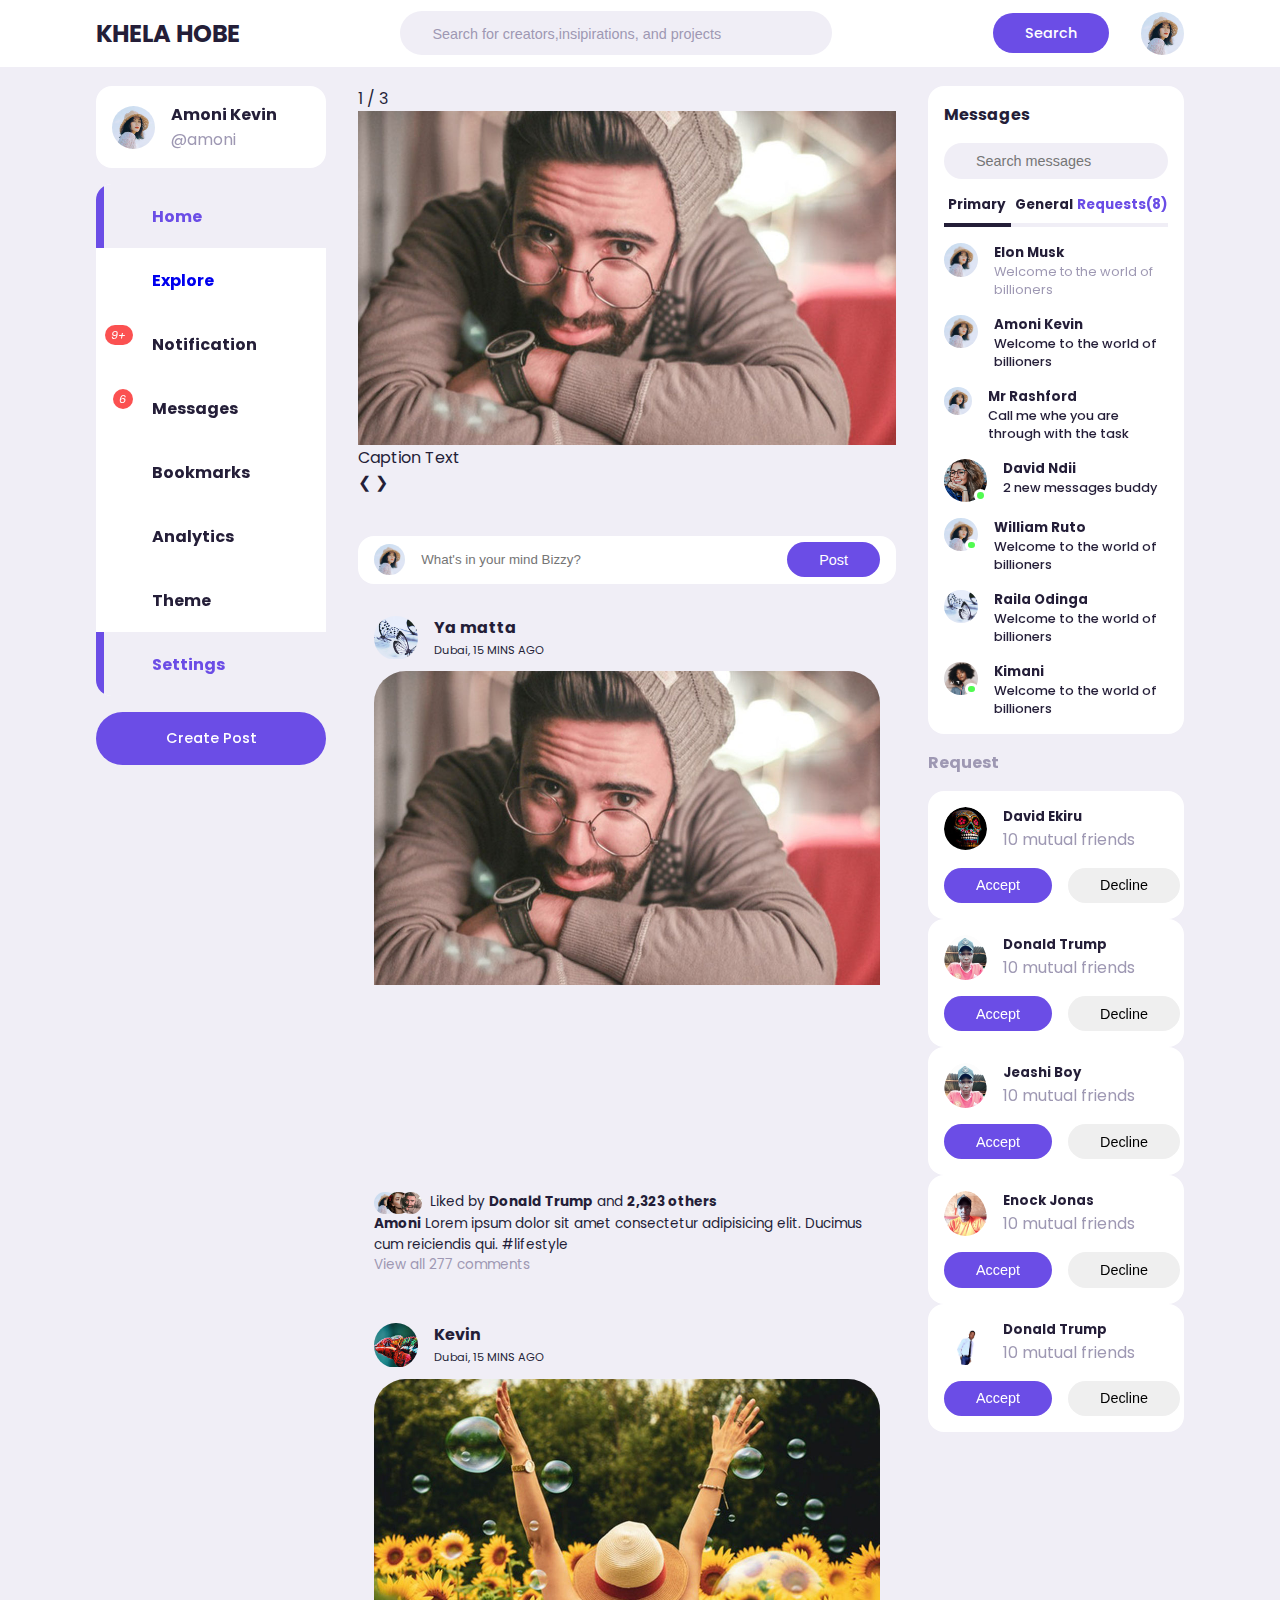
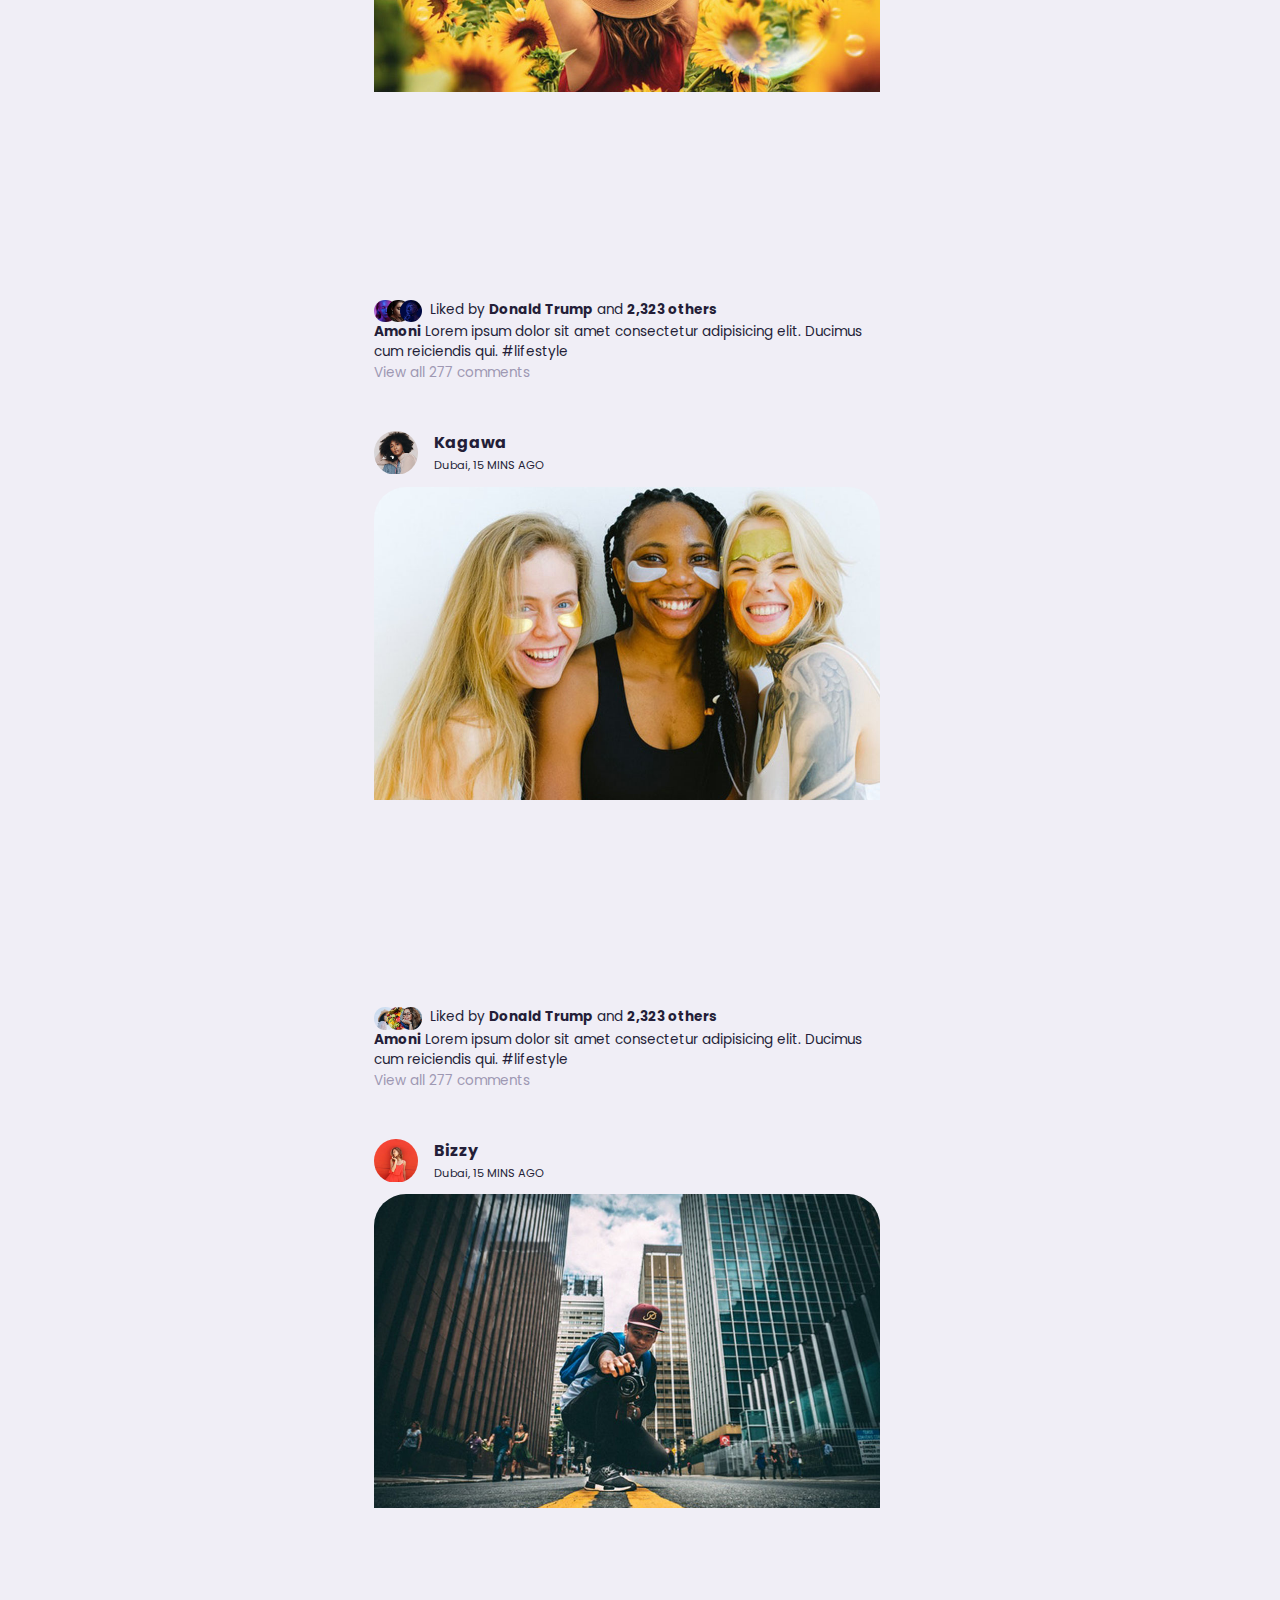
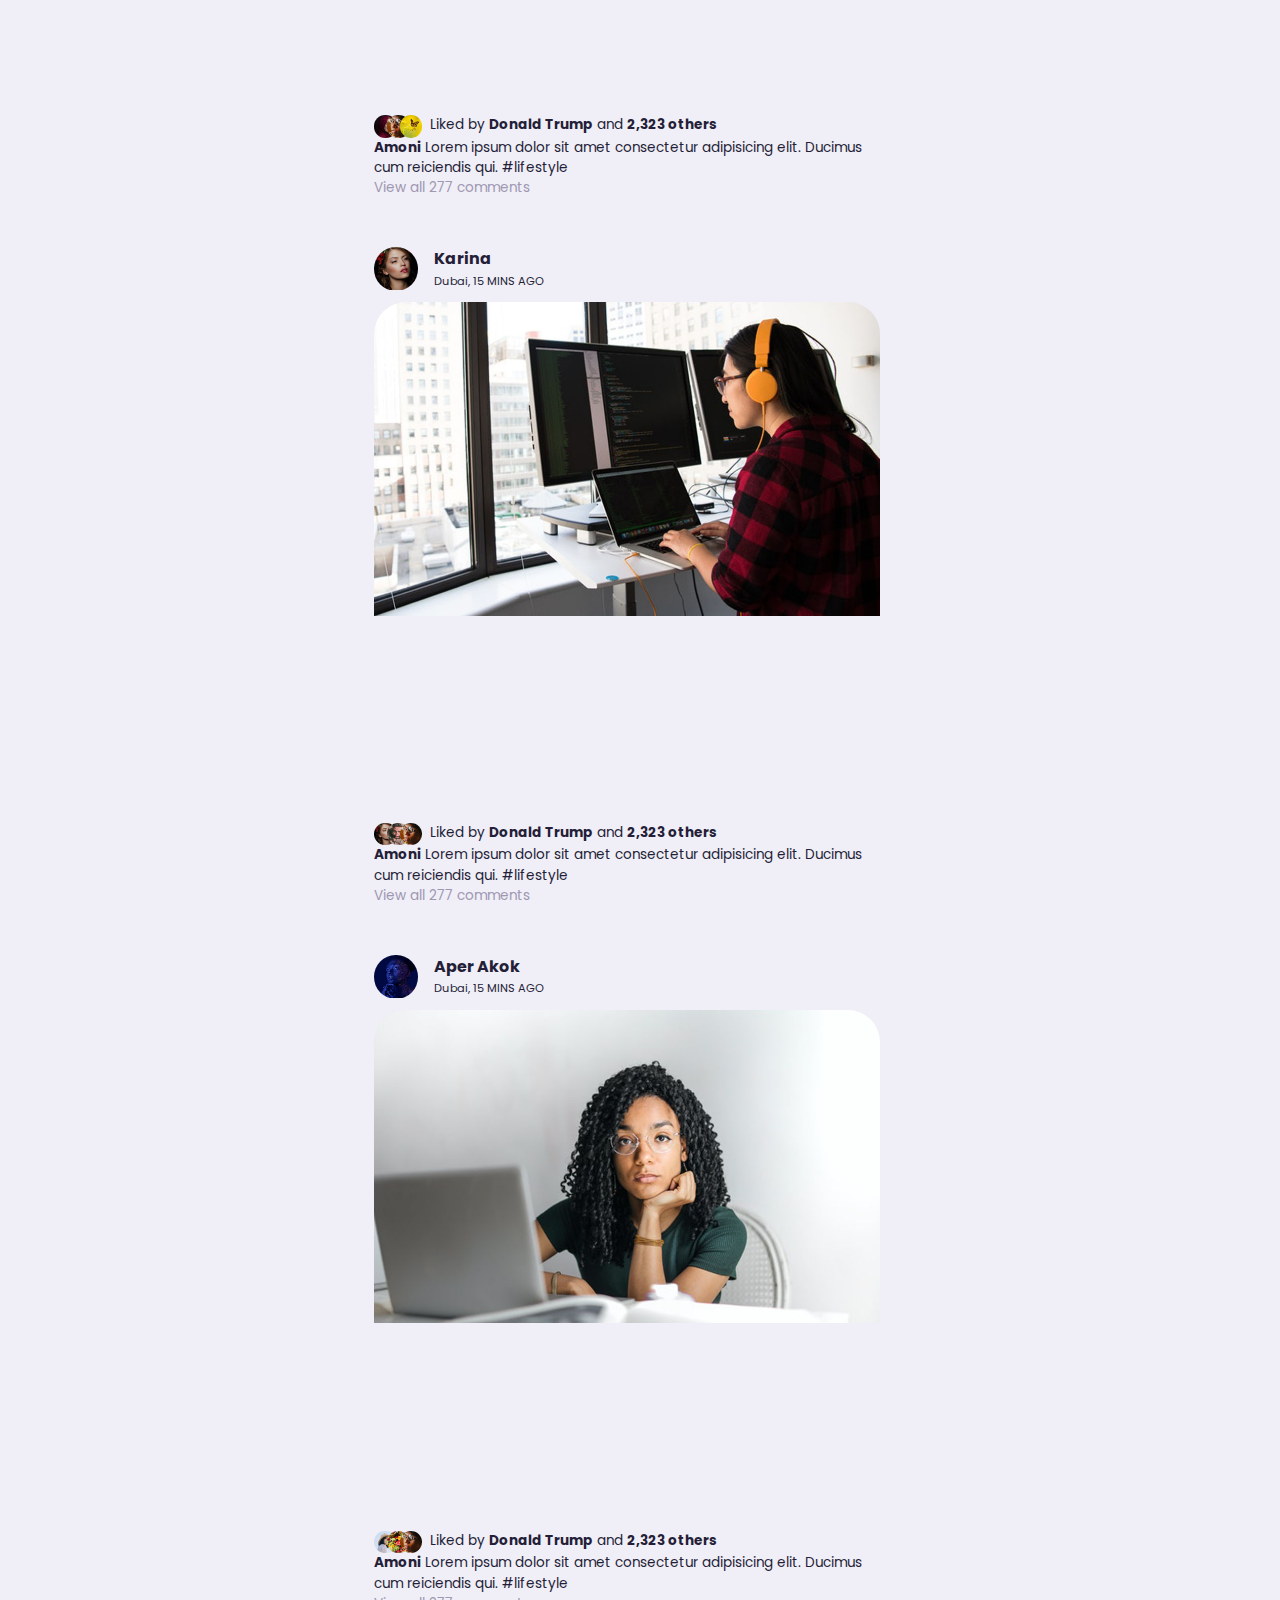
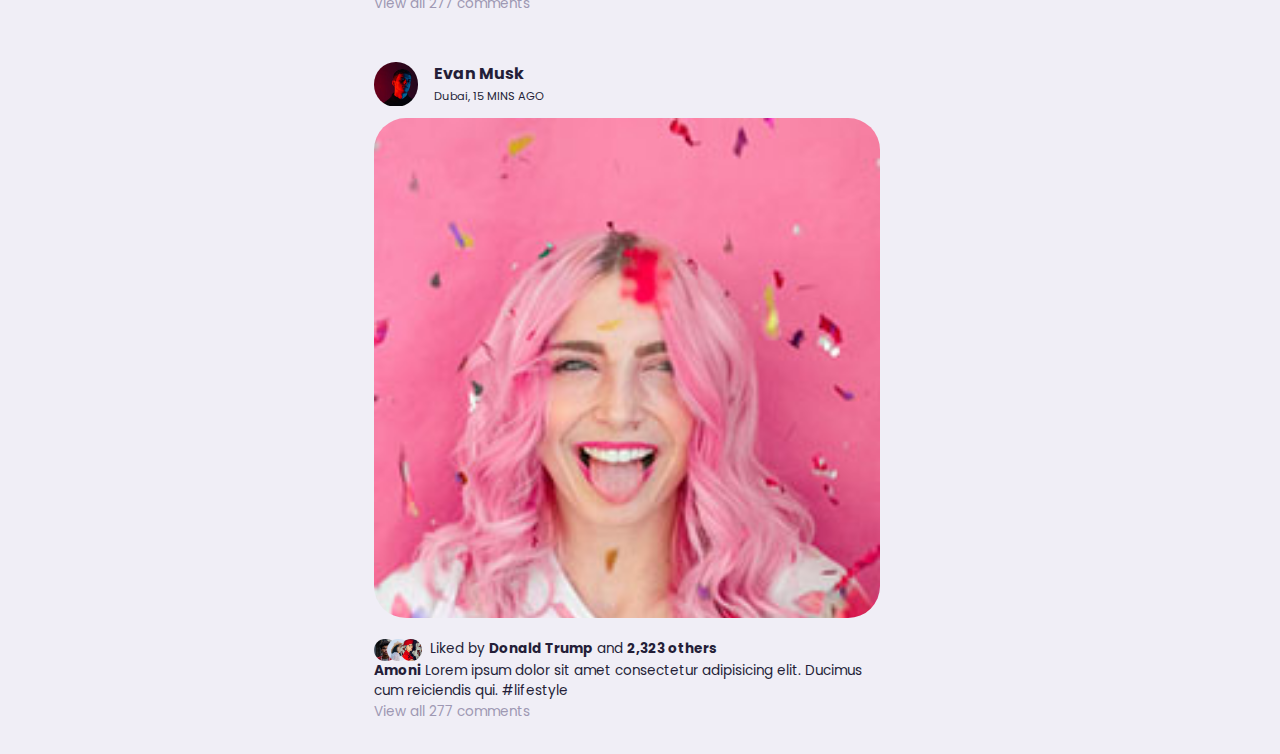
<file: index.html>
<!DOCTYPE html>
<html lang="en">
<head>
    <meta charset="UTF-8">
    <meta http-equiv="X-UA-Compatible" content="IE=edge">
    <meta name="viewport" content="width=device-width, initial-scale=1.0">
    <title>KHELA HOBE</title>
    <link rel = "stylesheet" href="https://unicons.iconscout.com/release/v2.1.6/css/unicons.css">
    <link rel = "stylesheet" href="./styles.css">
</head>
<body>
    <nav>
        <div class="container">
            <h2 class="log">
                KHELA HOBE
            </h2>
            <div class="search-bar">
                <i class="uil uil-search"></i>
                <input type="search" placeholder="Search for creators,insipirations, and projects">
            </div>
            <div class="create">
                <label class="btn btn-primary" for="create-post">Search</label>
                <div class="profile-photo">
                    <img src="./images/profile-1.jpg">
                </div>
            </div>
        </div>
    </nav>
    <!-------------------MAIN------------>
    <main>
        <div class="container">
            <!-----------LEFT------------->
            <div class="left">
                <a class="profile">
                    <div class="profile-photo">
                        <img src="./images/profile-1.jpg">
                    </div>
                    <div class="handle">
                        <h4>Amoni Kevin</h4>
                        <p class="text-muted">
                            @amoni
                        </p>
                    </div>
                </a>

                <!---------SIDEBAR--------->
                <div class="sidebar">
                    <a  class="menu-item active">
                        <span><i class="uil uil-home"></i></span> <h3>Home</h3>
                    </a>
                    <a class="menu-item" id="explore" href="explore.html">
                        <span><i class="uil uil-compass"></i></span> <h3>Explore</h3>
                    </a>
                    <a class="menu-item" id="notifications">
                        <span><i class="uil uil-bell"><small class="notification-count">9+</small></i></span> <h3>Notification</h3>
                    
                    <!--------------NOTIFICATION POP----------->
                        <div class="notifications-popup">
                            <div>
                                <div class="profile-photo">
                                    <img src="./images/kev.png">
                                </div>
                                <div class="notification-body">
                                    <b>Amoni Kevin</b> accepted your friend request
                                    <small class="text-muted">2 DAYS AGO</small>
                                </div>
                            </div>
                            <div>
                                <div class="profile-photo">
                                    <img src="./images/kev2.png">
                                </div>
                                <div class="notification-body">
                                    <b>Ya Matta</b> Commented on your photo
                                    <small class="text-muted">1 HOUR AGO</small>
                                </div>
                            </div>
                            <div>
                                <div class="profile-photo">
                                    <img src="./images/kev3.png">
                                </div>
                                <div class="notification-body">
                                    <b>Grace Ibuya</b> commented on your photo
                                    <small class="text-muted">2 DAYS AGO</small>
                                </div>
                            </div>
                            <div>
                                <div class="profile-photo">
                                    <img src="./images/kev4.png">
                                </div>
                                <div class="notification-body">
                                    <b>Silas Echwaa</b> commented on a post your are tagged in.
                                    <small class="text-muted">2 DAYS AGO</small>
                                </div>
                            </div>
                            <div>
                                <div class="profile-photo">
                                    <img src="./images/kev5.jpg">
                                </div>
                                <div class="notification-body">
                                    <b>Ismael Erukudi</b> commented on your post.
                                    <small class="text-muted">2 DAYS AGO</small>
                                </div>
                            </div>
                            <div>
                                <div class="profile-photo">
                                    <img src="./images/kev6.jpg">
                                </div>
                                <div class="notification-body">
                                    <b>Janet Akai</b> commented on your post you are tagged in.
                                    <small class="text-muted">2 DAYS AGO</small>
                                </div>
                            </div>
                            <div>
                                <div class="profile-photo">
                                    <img src="./images/kev7.jpg">
                                </div>
                                <div class="notification-body">
                                    <b>Elon Musk</b> accepted your friend request
                                    <small class="text-muted">2 DAYS AGO</small>
                                </div>
                            </div>
                            <div>
                                <div class="profile-photo">
                                    <img src="./images/kev8.jpg">
                                </div>
                                <div class="notification-body">
                                    <b>Donald Trump</b> accepted your friend request
                                    <small class="text-muted">2 DAYS AGO</small>
                                </div>
                            </div>
                        </div>
                    </a>    
                    <!------------END OF NOTIFICATION POPUP---------->
                    
                    
                    <a class="menu-item" id="messages-notification">
                        <span><i class="uil uil-envelope-alt"><small class="notification-count">6</small></i></span> <h3>Messages</h3>
                    </a>
                    <a class="menu-item">
                        <span><i class="uil uil-bookmark"></i></span> <h3>Bookmarks</h3>
                    </a>
                    <a class="menu-item">
                        <span><i class="uil uil-chart-line"></i></span> <h3>Analytics</h3>
                    </a>
                    <a class="menu-item" id="theme">
                        <span><i class="uil uil-palette"></i></span> <h3>Theme</h3>
                    </a>
                    <a class="menu-item active">
                        <span><i class="uil uil-setting"></i></span> <h3>Settings</h3>
                    </a>
                </div>
                <!-------------END OF SIDEBAR-------->
                <label for="create-post" class="btn btn-primary">Create Post</label>
            </div>
            <!--------END OF LEFT------------>



            <!-----------MIDDLE------------->
            <div class="middle">
                <!-----------STORIES---------->
                <!-- <div class="stories">
                    <div class="story">
                        <div class="profile-photo">
                            <img src="./images/profile-1.jpg">
                        </div>
                        <p class="name">Your Story</p>
                    </div>
                    <div class="story">
                        <div class="profile-photo">
                            <img src="./images/profile-2.jpg">
                        </div>
                        <p class="name">Amoni Kevin</p>
                    </div>
                    <div class="story">
                        <div class="profile-photo">
                            <img src="./images/profile-3.jpg">
                        </div>
                        <p class="name">Ismael Erukudi</p>
                    </div>
                    <div class="story">
                        <div class="profile-photo">
                            <img src="./images/profile-4.jpg">
                        </div>
                        <p class="name">Bethwel Imoit</p>
                    </div>
                    <div class="story">
                        <div class="profile-photo">
                            <img src="./images/profile-5.jpg">
                        </div>
                        <p class="name">Grace Ibuya</p>
                    </div>
                    <div class="story">
                        <div class="profile-photo">
                            <img src="./images/profile-6.jpg">
                        </div>
                        <p class="name">Silas Echwaa</p>
                    </div>
                    <div class="story">
                        <div class="profile-photo">
                            <img src="./images/profile-7.jpg">
                        </div>
                        <p class="name">Micloooo</p>
                    </div>
                    <div class="story">
                        <div class="profile-photo">
                            <img src="./images/profile-8.jpg">
                        </div>
                        <p class="name">David Bizzy</p>
                    </div>
                    <div class="story">
                        <div class="profile-photo">
                            <img src="./images/profile-9.jpg">
                        </div>
                        <p class="name">Bizzy Yamatta</p>
                    </div>
                </div> -->

                <!-- Slideshow container -->
               
                <div class="slideshow-container">

                    <!-- Full-width images with number and caption text -->
                    <div class="mySlides fade">
                    <div class="numbertext">1 / 3</div>
                    <img src="./images/feed-2.jpg" style="width:100%">
                    <div class="text">Caption Text</div>
                    </div>
                
                    <div class="mySlides fade">
                    <div class="numbertext">2 / 3</div>
                    <img src="./images/feed-3.jpg" style="width:100%">
                    <div class="text">Caption Two</div>
                    </div>
                
                    <div class="mySlides fade">
                    <div class="numbertext">3 / 3</div>
                    <img src="./images/feed-4.jpg" style="width:100%">
                    <div class="text">Caption Three</div>
                    </div>
                
                    <!-- Next and previous buttons -->
                    <a class="prev" onclick="plusSlides(-1)">&#10094;</a>
                    <a class="next" onclick="plusSlides(1)">&#10095;</a>
                </div>
                <br>
  
                <!-- The dots/circles -->
                <div style="text-align:center">
                    <span class="dot" onclick="currentSlide(1)"></span>
                    <span class="dot" onclick="currentSlide(2)"></span>
                    <span class="dot" onclick="currentSlide(3)"></span>
                </div>
  
                <!----------------------END OF STORIES-------------->
                
                <form class="create-post">
                    <div class="profile-photo">
                        <img src="./images/profile-1.jpg">
                    </div>
                    <input type="text" placeholder="What's in your mind Bizzy?" id="create-post">
                    <input type="submit" value="Post" class="btn btn-primary">
                </form>

                <!-------------FEEDS---------->
                <div class="feeds">
                    <!---------------FEED 1------------>
                    <div class="feed">
                        <div class="head">
                            <div class="user">
                                <div class="profile-photo">
                                    <img src="./images/profile-2.jpg">
                                </div>
                                <div class="info">
                                    <h3>Ya matta</h3>
                                    <small>Dubai, 15 MINS AGO</small>
                                </div>
                            </div>
                            <span class="edit">
                                <i class="uil uil-ellipsis-h"></i>
                            </span>
                        </div>


                        <div class="photo">
                            <img src="./images/feed-2.jpg">
                        </div>

                        <div class="action-buttons">
                            <div class="interaction-buttons">
                                <span><i class="uil uil-heart"></i></span>
                                <span><i class="uil uil-comment"></i></span>
                                <span><i class="uil uil-share"></i></span>
                            </div>
                            <div class="bookmark">
                                <span><i class="uil uil-bookmark"></i></span>
                            </div>
                        </div>

                        <div class="liked-by">
                            <span><img src="./images/profile-1.jpg"></span>
                            <span><img src="./images/profile-6.jpg"></span>
                            <span><img src="./images/profile-15.jpg"></span>
                            <p>Liked by <b>Donald Trump</b> and <b>2,323 others</b></p>
                        </div>

                        <div class="caption">
                            <p><b>Amoni</b> Lorem ipsum dolor sit amet consectetur adipisicing elit. Ducimus cum reiciendis qui. <span class="harsh-tag">#lifestyle</span></p>
                        </div>
                        <div class="comment text-muted">View all 277 comments</div>
                    </div>
                    <!----------END OF FEED 1----------->
                     <!---------------FEED 2------------>
                     <div class="feed">
                        <div class="head">
                            <div class="user">
                                <div class="profile-photo">
                                    <img src="./images/profile-19.jpg">
                                </div>
                                <div class="info">
                                    <h3>Kevin</h3>
                                    <small>Dubai, 15 MINS AGO</small>
                                </div>
                            </div>
                            <span class="edit">
                                <i class="uil uil-ellipsis-h"></i>
                            </span>
                        </div>


                        <div class="photo">
                            <img src="./images/feed-3.jpg">
                        </div>

                        <div class="action-buttons">
                            <div class="interaction-buttons">
                                <span><i class="uil uil-heart"></i></span>
                                <span><i class="uil uil-comment"></i></span>
                                <span><i class="uil uil-share"></i></span>
                            </div>
                            <div class="bookmark">
                                <span><i class="uil uil-bookmark"></i></span>
                            </div>
                        </div>

                        <div class="liked-by">
                            <span><img src="./images/profile-10.jpg"></span>
                            <span><img src="./images/profile-12.jpg"></span>
                            <span><img src="./images/profile-7.jpg"></span>
                            <p>Liked by <b>Donald Trump</b> and <b>2,323 others</b></p>
                        </div>

                        <div class="caption">
                            <p><b>Amoni</b> Lorem ipsum dolor sit amet consectetur adipisicing elit. Ducimus cum reiciendis qui. <span class="harsh-tag">#lifestyle</span></p>
                        </div>
                        <div class="comment text-muted">View all 277 comments</div>
                    </div>
                     <!---------------FEED 3------------>
                     <div class="feed">
                        <div class="head">
                            <div class="user">
                                <div class="profile-photo">
                                    <img src="./images/profile-3.jpg">
                                </div>
                                <div class="info">
                                    <h3>Kagawa</h3>
                                    <small>Dubai, 15 MINS AGO</small>
                                </div>
                            </div>
                            <span class="edit">
                                <i class="uil uil-ellipsis-h"></i>
                            </span>
                        </div>


                        <div class="photo">
                            <img src="./images/feed-4.jpg">
                        </div>

                        <div class="action-buttons">
                            <div class="interaction-buttons">
                                <span><i class="uil uil-heart"></i></span>
                                <span><i class="uil uil-comment"></i></span>
                                <span><i class="uil uil-share"></i></span>
                            </div>
                            <div class="bookmark">
                                <span><i class="uil uil-bookmark"></i></span>
                            </div>
                        </div>

                        <div class="liked-by">
                            <span><img src="./images/profile-1.jpg"></span>
                            <span><img src="./images/profile-13.jpg"></span>
                            <span><img src="./images/profile-4.jpg"></span>
                            <p>Liked by <b>Donald Trump</b> and <b>2,323 others</b></p>
                        </div>

                        <div class="caption">
                            <p><b>Amoni</b> Lorem ipsum dolor sit amet consectetur adipisicing elit. Ducimus cum reiciendis qui. <span class="harsh-tag">#lifestyle</span></p>
                        </div>
                        <div class="comment text-muted">View all 277 comments</div>
                    </div>
                     <!---------------FEED 4------------>
                     <div class="feed">
                        <div class="head">
                            <div class="user">
                                <div class="profile-photo">
                                    <img src="./images/profile-5.jpg">
                                </div>
                                <div class="info">
                                    <h3>Bizzy</h3>
                                    <small>Dubai, 15 MINS AGO</small>
                                </div>
                            </div>
                            <span class="edit">
                                <i class="uil uil-ellipsis-h"></i>
                            </span>
                        </div>


                        <div class="photo">
                            <img src="./images/feed-5.jpg">
                        </div>

                        <div class="action-buttons">
                            <div class="interaction-buttons">
                                <span><i class="uil uil-heart"></i></span>
                                <span><i class="uil uil-comment"></i></span>
                                <span><i class="uil uil-share"></i></span>
                            </div>
                            <div class="bookmark">
                                <span><i class="uil uil-bookmark"></i></span>
                            </div>
                        </div>

                        <div class="liked-by">
                            <span><img src="./images/profile-20.jpg"></span>
                            <span><img src="./images/profile-18.jpg"></span>
                            <span><img src="./images/profile-14.jpg"></span>
                            <p>Liked by <b>Donald Trump</b> and <b>2,323 others</b></p>
                        </div>

                        <div class="caption">
                            <p><b>Amoni</b> Lorem ipsum dolor sit amet consectetur adipisicing elit. Ducimus cum reiciendis qui. <span class="harsh-tag">#lifestyle</span></p>
                        </div>
                        <div class="comment text-muted">View all 277 comments</div>
                    </div>
                     <!---------------FEED 5------------>
                     <div class="feed">
                        <div class="head">
                            <div class="user">
                                <div class="profile-photo">
                                    <img src="./images/profile-6.jpg">
                                </div>
                                <div class="info">
                                    <h3>Karina</h3>
                                    <small>Dubai, 15 MINS AGO</small>
                                </div>
                            </div>
                            <span class="edit">
                                <i class="uil uil-ellipsis-h"></i>
                            </span>
                        </div>


                        <div class="photo">
                            <img src="./images/feed-6.jpg">
                        </div>

                        <div class="action-buttons">
                            <div class="interaction-buttons">
                                <span><i class="uil uil-heart"></i></span>
                                <span><i class="uil uil-comment"></i></span>
                                <span><i class="uil uil-share"></i></span>
                            </div>
                            <div class="bookmark">
                                <span><i class="uil uil-bookmark"></i></span>
                            </div>
                        </div>

                        <div class="liked-by">
                            <span><img src="./images/profile-6.jpg"></span>
                            <span><img src="./images/profile-15.jpg"></span>
                            <span><img src="./images/profile-18.jpg"></span>
                            <p>Liked by <b>Donald Trump</b> and <b>2,323 others</b></p>
                        </div>

                        <div class="caption">
                            <p><b>Amoni</b> Lorem ipsum dolor sit amet consectetur adipisicing elit. Ducimus cum reiciendis qui. <span class="harsh-tag">#lifestyle</span></p>
                        </div>
                        <div class="comment text-muted">View all 277 comments</div>
                    </div>
                     <!---------------FEED 6------------>
                     <div class="feed">
                        <div class="head">
                            <div class="user">
                                <div class="profile-photo">
                                    <img src="./images/profile-7.jpg">
                                </div>
                                <div class="info">
                                    <h3>Aper Akok</h3>
                                    <small>Dubai, 15 MINS AGO</small>
                                </div>
                            </div>
                            <span class="edit">
                                <i class="uil uil-ellipsis-h"></i>
                            </span>
                        </div>

                        <div class="photo">
                            <img src="./images/feed-7.jpg">
                        </div>

                        <div class="action-buttons">
                            <div class="interaction-buttons">
                                <span><i class="uil uil-heart"></i></span>
                                <span><i class="uil uil-comment"></i></span>
                                <span><i class="uil uil-share"></i></span>
                            </div>
                            <div class="bookmark">
                                <span><i class="uil uil-bookmark"></i></span>
                            </div>
                        </div>

                        <div class="liked-by">
                            <span><img src="./images/profile-1.jpg"></span>
                            <span><img src="./images/profile-13.jpg"></span>
                            <span><img src="./images/profile-18.jpg"></span>
                            <p>Liked by <b>Donald Trump</b> and <b>2,323 others</b></p>
                        </div>

                        <div class="caption">
                            <p><b>Amoni</b> Lorem ipsum dolor sit amet consectetur adipisicing elit. Ducimus cum reiciendis qui. <span class="harsh-tag">#lifestyle</span></p>
                        </div>
                        <div class="comment text-muted">View all 277 comments</div>
                    </div>
                     <!---------------FEED 7------------>
                     <div class="feed">
                        <div class="head">
                            <div class="user">
                                <div class="profile-photo">
                                    <img src="./images/profile-8.jpg">
                                </div>
                                <div class="info">
                                    <h3>Evan Musk</h3>
                                    <small>Dubai, 15 MINS AGO</small>
                                </div>
                            </div>
                            <span class="edit">
                                <i class="uil uil-ellipsis-h"></i>
                            </span>
                        </div>


                        <div class="photo">
                            <img src="./images/story-3.jpg">
                        </div>

                        <div class="action-buttons">
                            <div class="interaction-buttons">
                                <span><i class="uil uil-heart"></i></span>
                                <span><i class="uil uil-comment"></i></span>
                                <span><i class="uil uil-share"></i></span>
                            </div>
                            <div class="bookmark">
                                <span><i class="uil uil-bookmark"></i></span>
                            </div>
                        </div>

                        <div class="liked-by">
                            <span><img src="./images/profile-11.jpg"></span>
                            <span><img src="./images/profile-1.jpg"></span>
                            <span><img src="./images/profile-16.jpg"></span>
                            <p>Liked by <b>Donald Trump</b> and <b>2,323 others</b></p>
                        </div>

                        <div class="caption">
                            <p><b>Amoni</b> Lorem ipsum dolor sit amet consectetur adipisicing elit. Ducimus cum reiciendis qui. <span class="harsh-tag">#lifestyle</span></p>
                        </div>
                        <div class="comment text-muted">View all 277 comments</div>
                    </div>
                    <!----------------------END OF FEED------------>
                </div>
                <!--================END OF FEEDS----------------->
            </div>
            <!--=====================END OF MIDDLE==================-->

            <!-----------RIGHT------------->
            <div class="right">
                <div class="messages">
                    <div class="heading">
                        <h4>Messages</h4><i class="uil uil-edit"></i>
                    </div>
                    <!----------SEARCH BAR------------>
                    <div class="search-bar">
                        <i class="uil uil-search"></i>
                        <input type="search" placeholder="Search messages" id="message-search">
                    </div>
                    <!------------MESSAGE CATEGORY------------>
                    <div class="category">
                        <h6 class="active">Primary</h6>
                        <h6>General</h6>
                        <h6 class="message-requests">Requests(8)</h6>
                    </div>
                    <!----------------MESSAGEs------------>
                    <div class="message">
                        <div class="profile-photo">
                            <img src="./images/profile-1.jpg">
                        </div>
                        <div class="message-body">
                            <h5>Elon Musk</h5>
                            <p class="text-muted">Welcome to the world of billioners</p>
                        </div>
                    </div>
                    <div class="message">
                        <div class="profile-photo">
                            <img src="./images/profile-1.jpg">
                        </div>
                        <div class="message-body">
                            <h5>Amoni Kevin</h5>
                            <p class="text-bold">Welcome to the world of billioners</p>
                        </div>
                    </div>
                    <div class="message">
                        <div class="profile-photo">
                            <img src="./images/profile-1.jpg">
                        </div>
                        <div class="message-body">
                            <h5>Mr Rashford</h5>
                            <p class="text-bold">Call me whe you are through with the task</p>
                        </div>
                    </div>
                    <div class="message">
                        <div class="profile-photo">
                            <img src="./images/profile-4.jpg">
                            <div class="active"></div>
                        </div>
                        <div class="message-body">
                            <h5>David Ndii</h5>
                            <p class="text-bold">2 new messages buddy</p>
                        </div>
                    </div>
                    <div class="message">
                        <div class="profile-photo">
                            <img src="./images/profile-1.jpg">
                            <div class="active"></div>
                        </div>
                        <div class="message-body">
                            <h5>William Ruto</h5>
                            <p class="text-bold">Welcome to the world of billioners</p>
                        </div>
                    </div>
                    <div class="message">
                        <div class="profile-photo">
                            <img src="./images/profile-2.jpg">
                        </div>
                        <div class="message-body">
                            <h5>Raila Odinga</h5>
                            <p class="text-bold">Welcome to the world of billioners</p>
                        </div>
                    </div>
                    <div class="message">
                        <div class="profile-photo">
                            <img src="./images/profile-3.jpg">
                            <div class="active"></div>
                        </div>
                        <div class="message-body">
                            <h5>Kimani</h5>
                            <p class="text-bold">Welcome to the world of billioners</p>
                        </div>
                    </div>
                </div>
                <!----------------END OF MESSAGEs------------>

                <!----------------FRIEND REQUESTS------------>
                <div class="friend-requests">
                    <h4>Request</h4>
                    <div class="request">
                        <div class="info">
                            <div class="profile-photo">
                                <img src="./images/profile-9.jpg">
                            </div>
                            <div>
                                <h5>David Ekiru</h5>
                                <p class="text-muted">
                                    10 mutual friends
                                </p>
                            </div>
                        </div>
                        <div class="action">
                            <button class="btn btn-primary">
                                Accept
                            </button>
                            <button class="btn">
                                Decline
                            </button>
                        </div>
                    </div>
                    <div class="request">
                        <div class="info">
                            <div class="profile-photo">
                                <img src="./images/kev5.jpg">
                            </div>
                            <div>
                                <h5>Donald Trump</h5>
                                <p class="text-muted">
                                    10 mutual friends
                                </p>
                            </div>
                        </div>
                        <div class="action">
                            <button class="btn btn-primary">
                                Accept
                            </button>
                            <button class="btn">
                                Decline
                            </button>
                        </div>
                    </div>
                    <div class="request">
                        <div class="info">
                            <div class="profile-photo">
                                <img src="./images/kev5.jpg">
                            </div>
                            <div>
                                <h5>Jeashi Boy</h5>
                                <p class="text-muted">
                                    10 mutual friends
                                </p>
                            </div>
                        </div>
                        <div class="action">
                            <button class="btn btn-primary">
                                Accept
                            </button>
                            <button class="btn">
                                Decline
                            </button>
                        </div>
                    </div>
                    <div class="request">
                        <div class="info">
                            <div class="profile-photo">
                                <img src="./images/kev6.jpg">
                            </div>
                            <div>
                                <h5>Enock Jonas</h5>
                                <p class="text-muted">
                                    10 mutual friends
                                </p>
                            </div>
                        </div>
                        <div class="action">
                            <button class="btn btn-primary">
                                Accept
                            </button>
                            <button class="btn">
                                Decline
                            </button>
                        </div>
                    </div>
                    <div class="request">
                        <div class="info">
                            <div class="profile-photo">
                                <img src="./images/kev4.png">
                            </div>
                            <div>
                                <h5>Donald Trump</h5>
                                <p class="text-muted">
                                    10 mutual friends
                                </p>
                            </div>
                        </div>
                        <div class="action">
                            <button class="btn btn-primary">
                                Accept
                            </button>
                            <button class="btn">
                                Decline
                            </button>
                        </div>
                    </div>
                </div>
            </div>
        </div>
    </main>

    <!--======================THEME CUSTOMAZATION=========================-->
    <div class="customize-theme">
        <div class="card">
            <h2>Customize your view</h2>
            <p class="text-muted">Manage your font size, color, and background</p>


            <!--------FONT SIZE------------->
            <div class="font-size">
                <h4>Font Size</h4>
                <div>
                    <h6>Aa</h6>
                <div class="choose-size">
                    <span class="font-size-1"></span>
                    <span class="font-size-2 active"></span>
                    <span class="font-size-3"></span>
                    <span class="font-size-4"></span>
                    <span class="font-size-5"></span>
                </div>
                    <h3>Aa</h3>
                </div>
            </div>

            <!---------PRIMARY COLORS--------->
            <div class="color">
                <h4>Color</h4>
                <div class="choose-color">
                    <span class="color-1 active"></span>
                    <span class="color-2"></span>
                    <span class="color-3"></span>
                    <span class="color-4"></span>
                    <span class="color-5"></span>
                </div>
            </div>

            <!-----BACKGROUND COLORS-------->
            <div class="background">
                <h4>Background</h4>
                <div class="choose-bg">
                    <div class="bg-1 active">
                        <span></span>
                        <h5 for="bg-1">Light</h5>
                    </div>
                    <div class="bg-2">
                        <span></span>
                        <h5>Dim</h5>
                    </div>
                    <div class="bg-3">
                        <span></span>
                        <h5 for="bg-3">Lights out</h5>
                    </div>
                </div>
            </div>
        </div>
    </div>
<script src="./app.js"></script>
</body>
</html>
</file>
<file: styles.css>
@import url('https://fonts.googleapis.com/css2?family=Poppins:wght@300;400;500;600&display=swap');

:root {
    --primary-color-hue: 252;
    --dark-color-lightness: 17%;
    --light-color-lightness: 95%;
    --white-color-lightness: 100%;

    --color-dark:hsl(252, 30%, var(--dark-color-lightness));
    --color-light: hsl(252, 30%, var(--light-color-lightness));
    --color-white: hsl(252, 30%, var(--white-color-lightness));
    --color-gray: hsl(var(--primary-color-hue), 15%, 65%);
    --color-primary: hsl(var(--primary-color-hue), 75%, 60%);
    --color-secondary: hsl(252, 100%, 90%);
    --color-success: hsl(120, 95%, 65%);
    --color-danger: hsl(0, 95%, 65%);

    --color-black: hsl(252, 30%, 10%);

    --border-radius: 2rem;
    --card-border-radius: 1rem;
    --btn-padding: 0.6rem 2rem;
    --search-padding: 0.6rem 1rem;
    --card-padding: 1rem;

    --sticky-top-left: 5.4rem;
    --sticky-top-right: -18rem;

}



* , 
*::before, 
*::after {
    margin: 0;
    padding: 0;
    outline: 0;
    box-sizing: border-box;
    text-decoration: none;
    list-style: none;
    border: none;
}

body {
    font-family: 'Poppins', sans-serif;
    color: var(--color-dark);
    background:var(--color-light);
    overflow-x: hidden;
}

/*GENERAL STYLES*/
.container {
    width: 85%;
    margin: 0 auto;
}

.profile-photo {
    width: 2.7rem;
    aspect-ratio: 1/1;
    border-radius: 50%;
    overflow: hidden;
}

img {
    display: block;
    width: 100%;
}

.btn {
    display: inline-block;
    padding: var(--btn-padding);
    font-weight: 500;
    border-radius: var(--border-radius);
    cursor: pointer;
    transition: all 300ms ease;
    font-size: 0.9rem;
}


.btn:hover {
    opacity: o.8;
}

.btn-primary {
    background: var(--color-primary);
    color: white;
}

.text-bold {
    font-weight: 500;
}

.text-muted {
    color: var(--color-gray);
}


/*================NAV BAR============*/
nav{
    width: 100%;
    background: var(--color-white);
    padding: 0.7rem 0;
    position: fixed;
    top: 0;
    z-index: 10;
}

nav .container{
    display: flex;
    align-items: center;
    justify-content: space-between;
}

.search-bar{
    background: var(--color-light);
    border-radius: var(--border-radius);
    padding: var(--search-padding);
}

.search-bar input[type="search"] {
    background: transparent;
    width: 30vw;
    margin-left: 1rem;
    font-size: 0.9rem;
    color: var(--color-dark);
}

nav .search-bar input[type="search"]::placeholder {
    color: var(--color-gray);
}

nav .create {
    display: flex;
    align-items: center;
    gap: 2rem;
}

/* ============== MAIN ============== */
main {
    position: relative;
    top: 5.4rem;

}

main .container {
    display: grid;
    grid-template-columns: 18vw auto 20vw;
    column-gap: 2rem;
    position: relative;
}

/* ============LEFT =========== */
main .container .left {
    height: max-content;
    position: sticky;
    top: var(--sticky-top-left);
}

main .container .left .profile {
    padding: var(--card-padding);
    background: var(--color-white);
    border-radius: var(--card-border-radius);
    display: flex;
    align-items: center;
    column-gap: 1rem;
    width: 100%;
}

/* ------------- SIDEBAR --------- */
.left .sidebar {
    margin-top: 1rem;
    background: var(--color-white);
    border-radius: var(--card-border-radius);
}

.left .sidebar .menu-item {
    display: flex;
    align-items: center;
    height: 4rem;
    cursor: pointer;
    transition: all 300ms ease;
    position: relative;
}

.left .sidebar .menu-item:hover {
    background: var(--color-light);
}

.left .sidebar i {
    font-size: 1.4rem;
    color: var(--color-gray);
    margin-left: 2rem;
    position: relative;
}

.left .sidebar i .notification-count {
    background: var(--color-danger);
    color: white;
    font-size: 0.7rem;
    width: fit-content;
    border-radius: 0.8rem;
    padding: 0.1rem 0.4rem;
    position: absolute;
    top: -0.2rem;
    right: -0.3rem;

}

.left .sidebar h3 {
    margin-left: 1.5rem;
    font-size: 1rem;
}

.left .sidebar .active {
    background: var(--color-light);
}

.left .sidebar .active i,
.left .sidebar .active h3 {
    color: var(--color-primary);
}

.left .sidebar .active::before {
    content: "";
    display: block;
    width: 0.5rem;
    height: 100%;
    position: absolute;
    background: var(--color-primary);
}

.left .sidebar .menu-item:first-child.active {
    border-top-left-radius: var(--card-border-radius);
    overflow: hidden;
}

.left .sidebar .menu-item:last-child.active {
    border-bottom-left-radius: var(--card-border-radius);
    overflow: hidden;
}

.left .btn {
    margin-top: 1rem;
    width: 100%;
    text-align: center;
    padding: 1rem 0;
}

/* ---------------NOTIFICATION POPUP------ */
.left .notifications-popup {
    position: absolute;
    top: 0;
    left: 110%;
    width: 30rem;
    background: var(--color-white);
    border-radius: var(--card-border-radius);
    padding: var(--card-padding);
    box-shadow: 0 0 2rem hsl(var(--color-primary), 75%, 60% 25%);
    z-index: 8;
    display: none;

}

.left .notifications-popup::before {
    content: "";
    width: 1.2rem;
    height: 1.2rem;
    display: block;
    background: var(--color-white);
    position: absolute;
    left: -0.6rem;
    transform: rotate(45deg);

}

.left .notifications-popup > div {
    display: flex;
    align-items: start;
    gap: 1rem;
    margin-bottom: 1rem;
}

.left .notifications-popup small {
    display: block;
}
/* =============MIDDLE ================= */
/* .middle .stories {
    display: flex;
    justify-content: space-between;
    height: 12rem;
    gap: 0.5rem;

}

.middle .stories .story {
    padding: var(--card-padding);
    border-radius: var(--card-border-radius);
    display: flex;
    flex-direction: column;
    justify-content: space-between;
    align-items: center;
    color: white;
    font-size: 0.75rem;
    width: 100%;
    position: relative;
    overflow: hidden;
}

.middle .stories .story::before {
    content: "";
    display: block;
    width: 100%;
    height: 5rem;
    background: linear-gradient(transparent, rgba(0,0,0,0.75));
    position: absolute;
    bottom: 0;
}

.middle .stories .story .name {
    z-index: 2;

}


.middle .stories .story:nth-child(1) {
    background: url("./images/story-1.jpg")
    no-repeat center center/cover;
}
.middle .stories .story:nth-child(2) {
    background: url("./images/story-2.jpg")
    no-repeat center center/cover;
}
.middle .stories .story:nth-child(3) {
    background: url("./images/story-3.jpg")
    no-repeat center center/cover;
}
.middle .stories .story:nth-child(4) {
    background: url("./images/story-4.jpg")
    no-repeat center center/cover;
}
.middle .stories .story:nth-child(5) {
    background: url("./images/story-5.jpg")
    no-repeat center center/cover;
}
.middle .stories .story:nth-child(6) {
    background: url("./images/story-6.jpg")
    no-repeat center center/cover;
}
.middle .stories .story:nth-child(7) {
    background: url("./images/profile-20.jpg")
    no-repeat center center/cover;
}
.middle .stories .story:nth-child(8) {
    background: url("./images/profile-19.jpg")
    no-repeat center center/cover;
}.middle .stories .story:nth-child(9) {
    background: url("./images/profile-18.jpg")
    no-repeat center center/cover;
}

.middle .story .profile-photo {
    width: 2rem;
    height: 2rem;
    align-self: start;
    border: 3px solid var(--color-primary);

} */


/* slideshow ------------------*/

/* .middle {box-sizing:border-box} */

/* Slideshow container */
.middle.slideshow-container {
  max-width: 1000px;
  position: relative;
  margin: auto;
}

/* Hide the images by default */
.middle.mySlides {
  display: none;
}

/* Next & previous buttons */
.middle.prev, .middle.next {
  cursor: pointer;
  position: absolute;
  top: 50%;
  width: auto;
  margin-top: -22px;
  padding: 16px;
  color: white;
  font-weight: bold;
  font-size: 18px;
  transition: 0.6s ease;
  border-radius: 0 3px 3px 0;
  user-select: none;
}

/* Position the "next button" to the right */
.middle.next {
  right: 0;
  border-radius: 3px 0 0 3px;
}

/* On hover, add a black background color with a little bit see-through */
.middle.prev:hover, .middle.next:hover {
  background-color: rgba(0,0,0,0.8);
}

/* Caption text */
.middle.text {
  color: #f2f2f2;
  font-size: 15px;
  padding: 8px 12px;
  position: absolute;
  bottom: 8px;
  width: 100%;
  text-align: center;
}

/* Number text (1/3 etc) */
.middle.numbertext {
  color: #f2f2f2;
  font-size: 12px;
  padding: 8px 12px;
  position: absolute;
  top: 0;
}

/* The dots/bullets/indicators */
.middle.dot {
  cursor: pointer;
  height: 15px;
  width: 15px;
  margin: 0 2px;
  background-color: #ae1818;
  border-radius: 50%;
  display: inline-block;
  transition: background-color 0.6s ease;
}

.middle.active, .middle.dot:hover {
  background-color: #717171;
}

/* Fading animation */
.middle.fade {
  animation-name: fade;
  animation-duration: 1.5s;
}

@keyframes fade {
  from {opacity: .4}
  to {opacity: 1}
}






/* ---------CRAETE -POST-------- */
.middle .create-post {
    width: 100%;
    display: flex;
    align-items: center;
    justify-content: space-between;
    margin-top: 1rem;
    background: var(--color-white);
    padding: 0.4rem var(--card-padding);
    border-radius: var(--card-border-radius);
}

.middle .create-post input[type="text"] {
    justify-self: start;
    width: 100%;
    padding-left: 1rem;
    background: transparent;
    color: var(--color-dark);
    margin-right: 1rem;
}

/*------------FEEDS-----------*/
.middle .feeds .feed {
    background: var(color-white);
    border-radius: var(--card-border-radius);
    padding: var(--card-padding);
    margin: 1rem 0;
    font-size: 0.85rem;
    line-height: 1.5;
}

.middle .feed .head {
    display: flex;
    justify-content: space-between;
}

.middle .feed .user {
    display: flex;
    gap: 1rem;
}

.middle .feed .photo {
    border-radius: var(--border-radius);
    overflow: hidden;
    margin: 0.7rem 0;
    width: 100%;
    height: 500px;

}

.middle .feed .action-buttons {
    display: flex;
    justify-content: space-between;
    align-items: center;
    font-size: 1.4rem;
    margin: 0.6rem;
}

.middle .liked-by {
    display: flex;
}

.middle .liked-by span {
    width: 1.4rem;
    height: 1.4rem;
    display: block;
    border-radius: 50%;
    overflow: hidden;
    border: 2px solid var(color-white);
    margin-left: -0.6rem;
}

.middle .liked-by span:first-child {
    margin: 0;
}

.middle .liked-by p {
    margin-left: 0.5rem;
}

/* =========== RIGHT ============= */
main .container .right {
    height: max-content;
    position: sticky;
    top: var(--sticky-top-right);
    bottom: 0;
}

.right .messages {
    background: var(--color-white);
    border-radius: var(--card-border-radius);
    padding: var(--card-padding);
}

.right .messages .heading {
    display: flex;
    align-items: center;
    justify-content: space-between;
    margin-bottom: 1rem;
}

.right .messages i {
    font-size: 1.4rem;
}

.right .messages .search-bar {
    display: flex;
    margin-bottom: 1rem;
}

.right .messages .category {
    display: flex;
    justify-content: space-between;
    margin-bottom: 1rem;
}

.right .messages .category h6 {
    width: 100%;
    text-align: center;
    border-bottom: 4px solid var(--color-light);
    padding-bottom: 0.5rem;
    font-size: 0.85rem;
}

.right .messages .category .active {
    border-color: var(--color-dark);
}

.right .messages .message-requests {
    color: var(--color-primary);
}

.right .messages .message {
    display: flex;
    gap: 1rem;
    margin-bottom: 1rem;
    align-items: start;
}

.right .message .profile-photo {
    position: relative;
    overflow: visible;
}

.right .profile-photo img {
    border-radius: 50%;
}

.right .messages .message:last-child {
    margin: 0;
}

.right .messages .message p {
    font-size: 0.8rem;
}

.right .messages .message .profile-photo .active {
    width: 0.8rem;
    height: 0.8rem;
    border-radius: 50%;
    border: 3px solid var(--color-white);
    background: var(--color-success);
    position: absolute;
    bottom: 0;
    right: 0;
}

/* ================FRIEND REQUEST ===========*/
.right .friend-requests {
    margin-top: 1rem;
}

.right .friend-requests h4 {
    color: var(--color-gray);
    margin: 1rem 0;
}

.right .request {
    background: var(--color-white);
    padding: var(--card-padding);
    border-radius: var(--card-border-radius);
}

.right .request .info {
    display: flex;
    gap: 1rem;
    margin-bottom: 1rem;
}

.right .request .action {
    display: flex;
    gap: 1rem;
}

/* ==============THEME CUSTOMIZATION =========*/
.customize-theme {
    background: rgba(255, 255, 255, 0.5);
    height: 100vh;
    width: 100vw;
    position: fixed;
    top: 0;
    left: 0;
    z-index: 100;
    text-align: center;
    display: grid;
    place-items: center;
    font-size: 0.9rem;
    display: none;
}

.customize-theme .card {
    background: var(--color-white);
    padding: 3rem;
    border-radius: var(--card-border-radius);
    width: 50%;
    box-shadow: 0 0 1rem var(--color-primary);
}

/* ========== FONT SIZE ==========*/
.customize-theme .font-size {
    margin-top: 5rem;
}

.customize-theme .font-size > div {
    display: flex;
    justify-content: space-between;
    align-items: center;
    background: var(--color-light);
    padding: var(--search-padding);
    border-radius: var(--card-border-radius);

}

.customize-theme .choose-size {
    background: var(--color-secondary);
    height: 0.3rem;
    width: 100%;
    margin: 0 1rem;
    display: flex;
    justify-content: space-between;
    align-items: center;
}

.customize-theme .choose-size span {
    width: 1rem;
    height: 1rem;
    background: var(--color-secondary);
    border-radius: 50%;
    cursor: pointer;
}

.customize-theme .choose-size span.active {
    background: var(--color-primary);
}

/* -------------FONT COLOR------------ */
.customize-theme .color {
    margin-top: 2rem;
}

.customize-theme .choose-color {
    background: var(--color-light);
    padding: var(--search-padding);
    border-radius: var(--card-border-radius);
    display: flex;
    align-items: center;
    justify-content: space-between;

}

.customize-theme .choose-color span{
    width: 2.2rem;
    height: 2.2rem;
    border-radius: 50%;
}

.customize-theme .choose-color span:nth-child(1) {
    background: hsl(252, 75%, 60%);
}
.customize-theme .choose-color span:nth-child(2) {
    background: hsl(52, 75%, 60%);
}
.customize-theme .choose-color span:nth-child(3) {
    background: hsl(352, 75%, 60%);
}
.customize-theme .choose-color span:nth-child(4) {
    background: hsl(152, 75%, 60%);
}
.customize-theme .choose-color span:nth-child(5) {
    background: hsl(202, 75%, 60%);
}

.customize-theme .choose-color span.active {
    border: 5px solid white;
}

/* --------------BACKGROUND COLORS------------*/
.customize-theme .background {
    margin-top: 2rem;

}

.customize-theme .choose-bg {
    display: flex;
    align-items: center;
    justify-content: space-between;
    gap: 1.5rem;
}

.customize-theme .choose-bg > div {
    padding: var(--card-padding);
    width: 100%;
    display: flex;
    align-items: center;
    font-size: 1rem;
    font-weight: bold;
    border-radius: 0.4rem;
    cursor: pointer;
}

.customize-theme .choose-bg > div.active {
    border: 2px solid var(--color-primary);
}


.customize-theme .choose-bg .bg-1 {
    background: white;
    color: black;
}

.customize-theme .choose-bg .bg-2 {
    background: hsl(252, 30%, 17%);
    color: white;
}
.customize-theme .choose-bg .bg-3 {
    background: hsl(252, 30%, 10%);
    color: white;
}

.customize-theme .choose-bg > div span {
    width: 2rem;
    height: 2rem;
    border: 2px solid var(--color-gray);
    border-radius: 50%;
    margin-right: 1rem;
}

/* ==========MEDIA QUERIES FOR SMALL LAPTOPS AND BIG TABLETS ============= */
@media  screen and (max-width: 1200px) {
    .container {
        width: 96%;
    }

    main .container {
        grid-template-columns: 5rem auto 30vw;
        gap: 1rem;
    }

    .left {
        width: 5rem;
        z-index: 5;
    }

    main .container .left .profile {
        display: none;
    }

    .sidebar h3 {
        display: none;
    }

    .left .btn {
        display: none;
    }

    .customize-theme .card {
        width: 80vw;
    }
}


/* ==========MEDIA QUERIES FOR SMALL TABLETS AND MOBILE PHONES ============= */
@media screen and (max-width: 992px) {
    nav .search-bar {
        display: none;
    }

    main .container {
        grid-template-columns: 0 auto 5rem;
        gap: 0;
    }

    main .container .left {
        grid-column: 3/4;
        position: fixed;
        bottom: o;
        right: 0;
    }


    /* ---------NOTIFICATION POPUP ----------- */
    .left .notifications-popup {
        position: absolute;
        left: -20rem;
        width: 20rem;
    }

    .left .notifications-popup::before {
        display: absolute;
        top: 1.3rem;
        left: calc(20rem - 0.6rem);
        display: block;
    }

    main .container .middle {
        grid-column: 1/3;
    }

    main .container .right {
        display: none;
    }

    .customize-theme .card {
        width: 92vw;
    }
}
</file>
